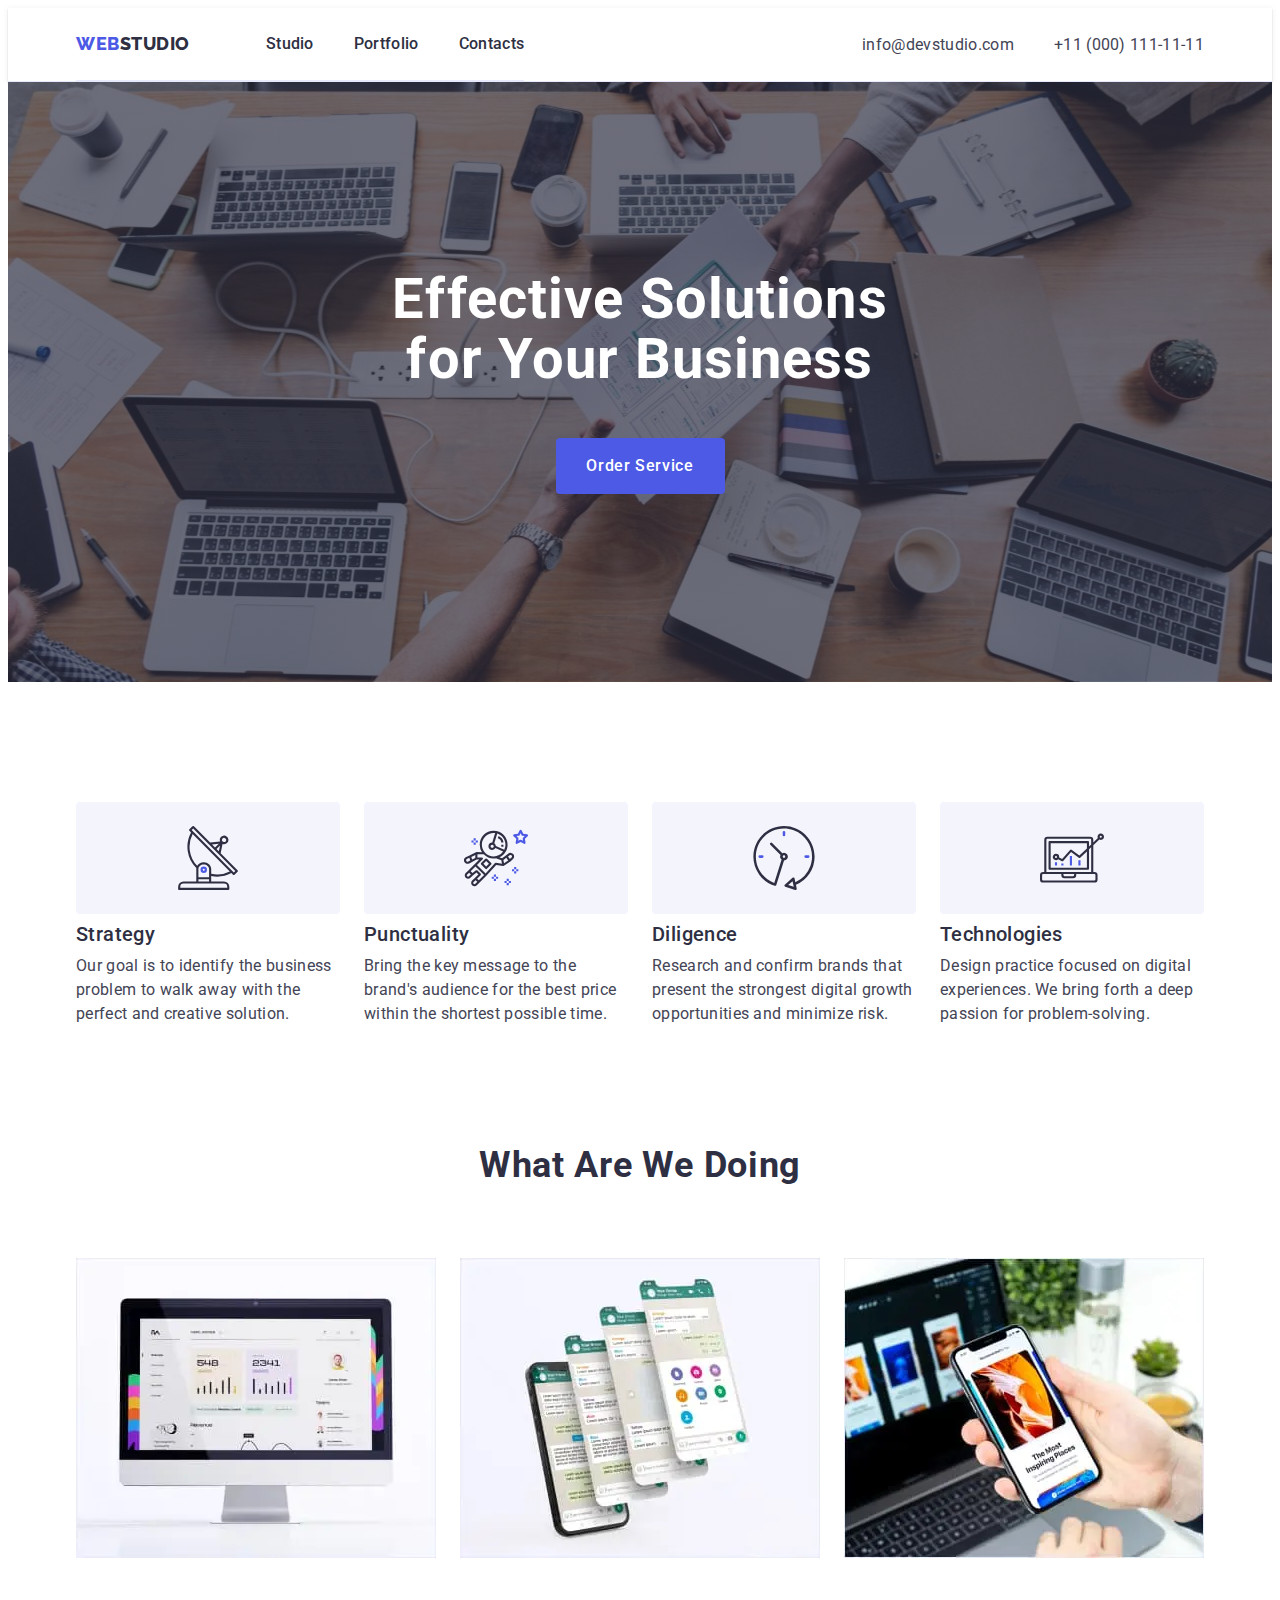
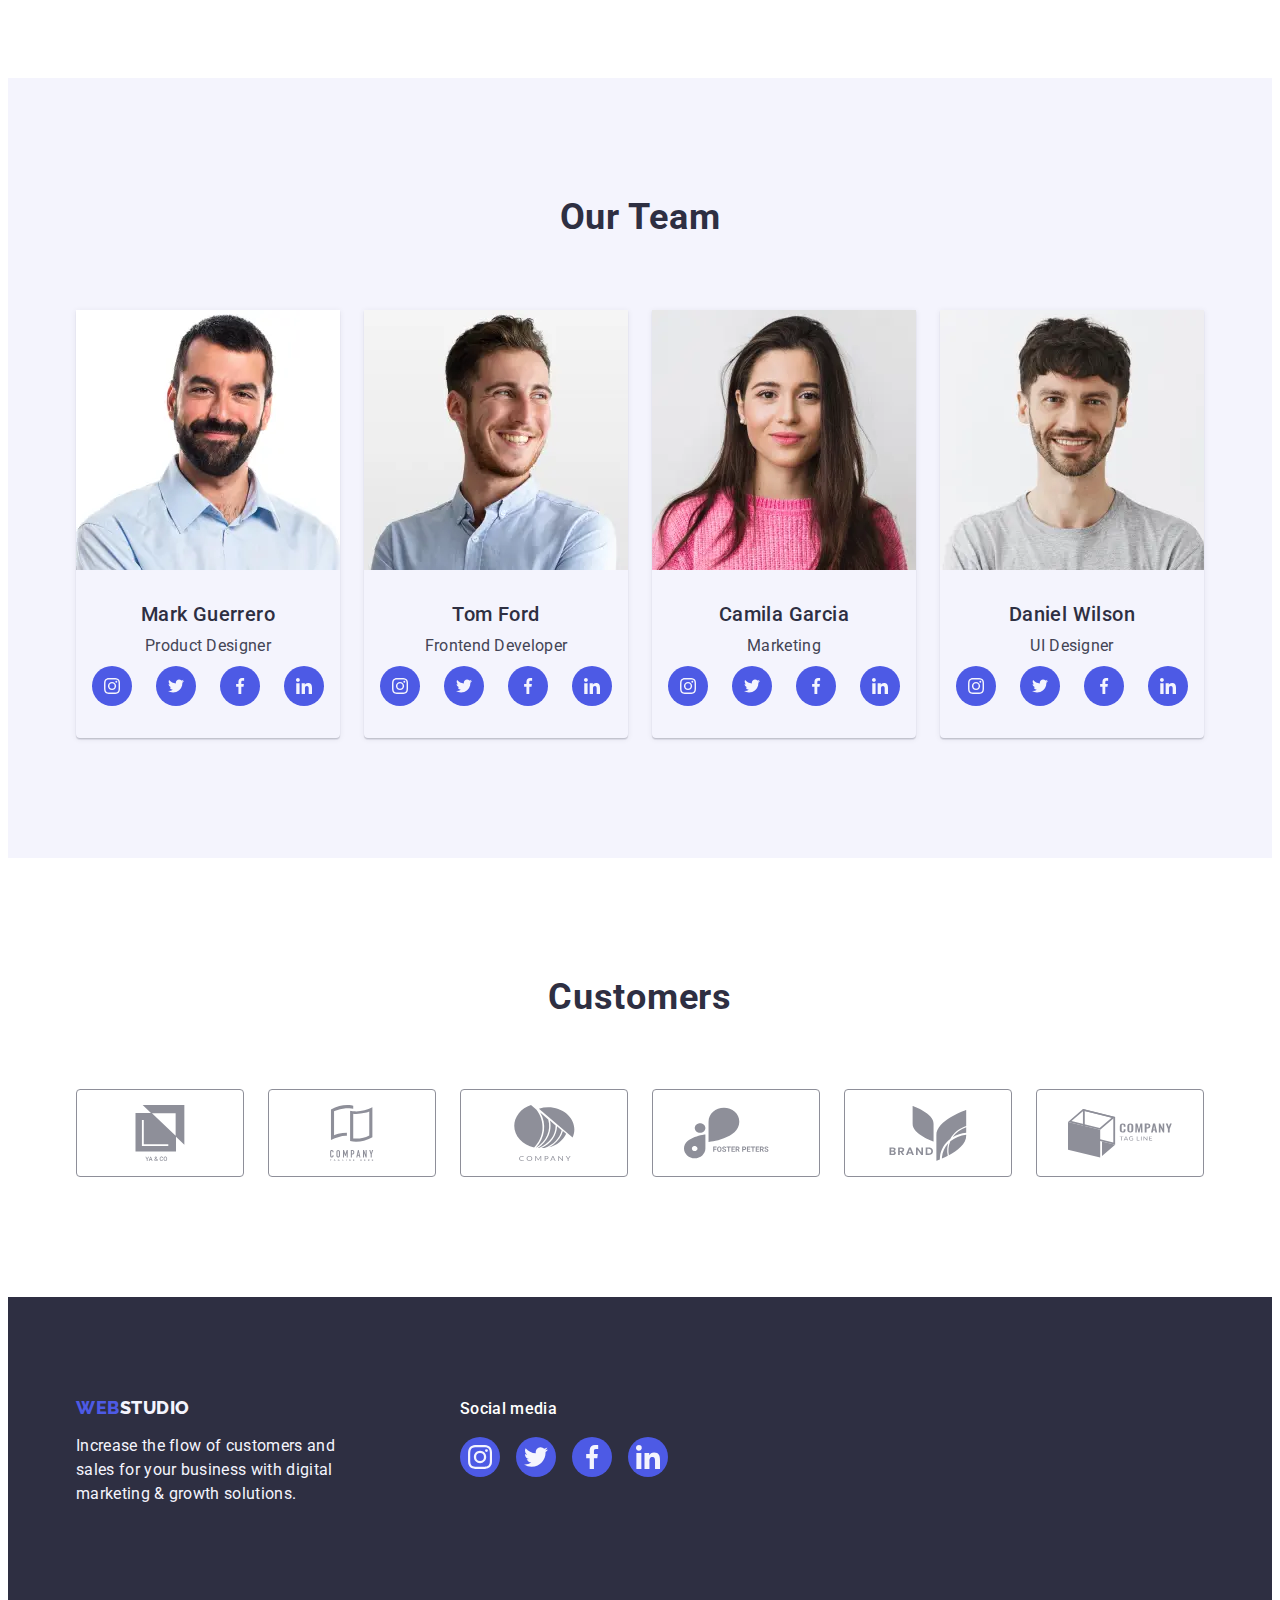
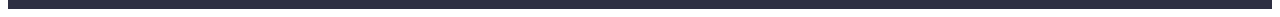
<file: index.html>
<!DOCTYPE html>
<html lang="en">

<head>
  <meta charset="UTF-8">
  <meta http-equiv="X-UA-Compatible" content="IE=edge">
  <meta name="viewport" content="width=device-width, initial-scale=1.0">
  <title>Document</title>
  <!-- Fonts styles -->
  <link rel="preconnect" href="https://fonts.googleapis.com">
  <link rel="preconnect" href="https://fonts.gstatic.com" crossorigin>
  <link href="https://fonts.googleapis.com/css2?family=Raleway:wght@800&family=Roboto:wght@400;500;700;900&display=swap"
    rel="stylesheet">
  <!-- Custom styles -->
  <link rel="stylesheet" href="https://necolas.github.io/normalize.css/8.0.1/normalize.css" />
  <link href="./css/styles.css" rel="stylesheet" type="text/css">
</head>

<body>
 <header class="header header-shandow">
    <div class="container main-nav ">
      <nav class="header main-nav">
        <a href="./index.html" class="link logostyles">Web<span class="logostylescolor ">Studio</span></a>
        <ul class="list main-nav auth-nav">
          <li class="item "><a class="link navstyles a-padding" href="./index.html">Studio</a></li>
          <li class="item "><a class="link navstyles a-padding" href="./portfolio.html">Portfolio</a></li>
          <li class="item "><a class="link navstyles a-padding" href="">Contacts</a></li>
        </ul>
      </nav>

      <address class="auth-nav ">
        <ul class="list auth-nav ">
          <li class="item "><a class="link nav-styles-contact  item  a-padding"
              href="mailto:info@devstudio.com">info@devstudio.com</a>
          </li>
          
          <li class="item "><a class="link nav-styles-contact   a-padding" href="tel:+110001111111">+11 (000)
              111-11-11</a>
          </li>
        </ul>
      </address>
    </div>
  </header>
  <main>
    <!-- section1-->
    
      <section class=" section_one sec-hero-item">
        <div class="container ">
        <h1 class="styleshone">Effective Solutions for Your Business</h1>
        <button type="button" class="stylesbutton ">Order Service</button>
         </div>
      </section>
   

    <!-- section2-->
  
      <section class="section-padding">
          <div class="container">
        <h2 class="visually-hidden" >advantages</h2>
        <ul class="list section-flex">

          <li class="sectio-gap sec-two-with div-align-antena">
           <div class="sec-two-svg">
            <svg width="64" height="64">
              <use href="./images/icons.svg#antenna-1"></use>
            </svg>
           </div>
            <h3 class="styleshthree sec-width sec-width">Strategy</h3>
            <p class="stylestext ">Our goal is to identify the business
              problem to walk away with the perfect and creative solution.</p>           
          </li>
         
          <li class="sectio-gap sec-two-with">
             <div class="sec-two-svg">
            <svg width="64" height="64">
              <use href="./images/icons.svg#astronaut-1"></use>
            </svg>
           </div>
            <h3 class="styleshthree sec-width">Punctuality</h3>
            <p class="stylestext">Bring the key message to the brand's audience for the best price within the
              shortest
              possible time.</p>
          </li>
          
          <li class="sectio-gap sec-two-with">
            <div class="sec-two-svg">
            <svg width="64" height="64">
              <use href="./images/icons.svg#clock-1"></use>
            </svg>
        
           </div>
            <h3 class="styleshthree sec-width">Diligence</h3>
            <p class="stylestext ">Research and confirm brands that present the strongest digital growth
              opportunities
              and
              minimize risk.</p>
          </li>

          <li class="sectio-gap sec-two-with">
            <div class="sec-two-svg">
            <svg width="64" height="64">
              <use href="./images/icons.svg#diagram-1"></use>
            </svg>
           </div>
            <h3 class="styleshthree sec-width">Technologies</h3>
            <p class="stylestext">Design practice focused on digital experiences. We bring forth a deep passion
              for
              problem-solving.</p>
          </li>
        </ul>
      </div>
      </section>
    

    <!-- section3-->
    
      <section class="list padsec">
        <div class="container ">
        <h2 class="styleshtwo h-bottom">What are we doing</h2>
        <ul class="list item ">
          <li class="margin-right width"><img src="./images/Rectangle71.jpg" alt="pc" width="360"></li>
          <li class="margin-right width"><img src="./images/Rectangle72.jpg" alt="application" width="360"></li>
          <li class="margin-right width"><img src="./images/Rectangle73.jpg" alt="phone" width="360"></li>
        </ul>
        </div>
      </section>
    

    <!-- section4-->
  
      <section class=" sectionthree list sec-four-zize">
    <div class="container">
        <h2 class="styleshtwo h-bottom">Our Team</h2>
        <ul class="list padding">
          <li class="sectionfour margin-right sec-item"><img src="./images/img1.jpg" alt="man1" width="264">
            <div class="name ">
              
              <h3 class="styleshthree sec-four-h">Mark Guerrero</h3>
              <p class="stylestext sec-four-h">Product Designer</p>
              <ul class="sec-four-ulsvg">
                  <li class="sec-four-lisvg "><a class="sec-four-asvg" href=""><svg class="sec-four-svg" width="16" height="16">
                        <use href="./images/icons.svg#instagram-2"></use>
                      </svg></a></li>
                  <li class="sec-four-lisvg"><a class="sec-four-asvg" href=""><svg class="sec-four-svg" width="16" height="16">
                        <use href="./images/icons.svg#twitter-1"></use>
                      </svg></a></li>
                  <li class="sec-four-lisvg">
                    <a class="sec-four-asvg" href=""><svg class="sec-four-svg" width="16" height="16">
                        <use href="./images/icons.svg#facebook-1"></use>
                      </svg></a></li>
                  <li class="sec-four-lisvg">
                    <a class="sec-four-asvg" href=""><svg class="sec-four-svg" width="16" height="16">
                        <use href="./images/icons.svg#linkedin-1"></use>
                      </svg></a></li></ul>
            </div>
          </li>

          <li class="sectionfour margin-right sec-item">
            <img src="./images/img2.jpg" alt="man2" width="264">
            <div class="name ">
              <h3 class="styleshthree sec-four-h">Tom Ford</h3>
              <p class="stylestext sec-four-h">Frontend Developer</p>
                   <ul class="sec-four-ulsvg">
                  <li class="sec-four-lisvg "><a class="sec-four-asvg" href=""><svg class="sec-four-svg" width="16" height="16">
                        <use href="./images/icons.svg#instagram-2"></use>
                      </svg></a></li>
                  <li class="sec-four-lisvg"><a class="sec-four-asvg" href=""><svg class="sec-four-svg" width="16" height="16">
                        <use href="./images/icons.svg#twitter-1"></use>
                      </svg></a></li>
                  <li class="sec-four-lisvg">
                    <a class="sec-four-asvg" href=""><svg class="sec-four-svg" width="16" height="16">
                        <use href="./images/icons.svg#facebook-1"></use>
                      </svg></a></li>
                  <li class="sec-four-lisvg">
                    <a class="sec-four-asvg" href=""><svg class="sec-four-svg" width="16" height="16">
                        <use href="./images/icons.svg#linkedin-1"></use>
                      </svg></a></li></ul>
            </div>
          </li>
          <li class="sectionfour margin-right sec-item ">
            <img src="./images/img3.jpg" alt="women1" width="264">
            <div class="name ">
              <h3 class="styleshthree sec-four-h">Camila Garcia</h3>
              <p class="stylestext sec-four-h">Marketing</p>
              <ul class="sec-four-ulsvg">
                  <li class="sec-four-lisvg "><a class="sec-four-asvg" href=""><svg class="sec-four-svg" width="16" height="16">
                        <use href="./images/icons.svg#instagram-2"></use>
                      </svg></a></li>
                  <li class="sec-four-lisvg"><a class="sec-four-asvg" href=""><svg class="sec-four-svg" width="16" height="16">
                        <use href="./images/icons.svg#twitter-1"></use>
                      </svg></a></li>
                  <li class="sec-four-lisvg">
                    <a class="sec-four-asvg" href=""><svg class="sec-four-svg" width="16" height="16">
                        <use href="./images/icons.svg#facebook-1"></use>
                      </svg></a></li>
                  <li class="sec-four-lisvg">
                    <a class="sec-four-asvg" href=""><svg class="sec-four-svg" width="16" height="16">
                        <use href="./images/icons.svg#linkedin-1"></use>
                      </svg></a></li></ul>
            </div>
          </li>
          <li class="sectionfour margin-right sec-item">
            <img src="./images/img4.jpg" alt="man3" width="264">
            <div class="name ">
              <h3 class="styleshthree sec-four-h">Daniel Wilson</h3>
              <p class="stylestext sec-four-h">UI Designer</p>
               <ul class="sec-four-ulsvg">
                  <li class="sec-four-lisvg "><a class="sec-four-asvg" href=""><svg class="sec-four-svg" width="16" height="16">
                        <use href="./images/icons.svg#instagram-2"></use>
                      </svg></a></li>
                  <li class="sec-four-lisvg"><a class="sec-four-asvg" href=""><svg class="sec-four-svg" width="16" height="16">
                        <use href="./images/icons.svg#twitter-1"></use>
                      </svg></a></li>
                  <li class="sec-four-lisvg">
                    <a class="sec-four-asvg" href=""><svg class="sec-four-svg" width="16" height="16">
                        <use href="./images/icons.svg#facebook-1"></use>
                      </svg></a></li>
                  <li class="sec-four-lisvg">
                    <a class="sec-four-asvg" href=""><svg class="sec-four-svg" width="16" height="16">
                        <use href="./images/icons.svg#linkedin-1"></use>
                      </svg></a></li></ul>
            </div>
          </li>
        </ul>
   </div>
      </section>
      <!-- section 5 -->
      <section class=" sec-five">
        <div class="container">
          <h2 class="sec-five-h h-bottom sec-four-h">Customers</h2>
          <ul class="sec-five-styles ">
            <li class="sec-five-a"><a class="sec-five-action sec-five-zize" href=""><svg class="sec-five-svg" width="104"  height="56"><use href="./images/icons.svg#group1"></use></svg></a></li>

            <li class="sec-five-a"><a class="sec-five-action sec-five-zize" href=""><svg class="sec-five-svg" width="104"  height="56"><use href="./images/icons.svg#group2"></use></svg></a></li>

            <li class="sec-five-a"><a class="sec-five-action sec-five-zize" href=""><svg class="sec-five-svg" width="104"  height="56"><use href="./images/icons.svg#group3"></use></svg></a></li>

            <li class="sec-five-a"><a class="sec-five-action sec-five-zize" href=""><svg class="sec-five-svg" width="104"  height="56"><use href="./images/icons.svg#group4"></use></svg></a></li>

            <li class="sec-five-a"><a class="sec-five-action sec-five-zize" href=""><svg class="sec-five-svg" width="104"  height="56"><use href="./images/icons.svg#group5"></use></svg></a></li>

            <li class="sec-five-a"><a class="sec-five-action sec-five-zize" href=""><svg class="sec-five-svg" width="104"  height="56"><use href="./images/icons.svg#group6"></use></svg></a></li>
          </ul>
 
        </div>
      </section>
 
  </main>

  
    <footer class="secstylesdown footerzize">
      <div class="container displayflex footer-container-svg">
        <div class="sec-five-margin">
      <a href="./index.html" class="logostyles link logo-footer">Web<span class="logostylescolortwo">Studio</span></a>
      <p class="footertext p-footer">Increase the flow of customers and sales for your business with digital marketing &
        growth
        solutions.</p>
        </div>
       
        <div class="footer-align ">
          <p class="footer-p-svg displayflex">Social media</p>
                  <ul class="sec-footer-ulsvg">
                  <li class="sec-four-lisvg"><a class="sec-footer-asvg" href=""><svg class="sec-footer-svg" width="24" height="24">
                        <use href="./images/icons.svg#instagram-2"></use>
                      </svg></a></li>
                  <li class="sec-four-lisvg"><a class="sec-footer-asvg" href=""><svg class="sec-footer-svg" width="24" height="24">
                        <use href="./images/icons.svg#twitter-1"></use>
                      </svg></a></li>
                  <li class="sec-four-lisvg">
                    <a class="sec-footer-asvg" href=""><svg class="sec-footer-svg" width="24" height="24">
                        <use href="./images/icons.svg#facebook-1"></use>
                      </svg></a></li>
                  <li class="sec-four-lisvg">
                    <a class="sec-footer-asvg" href=""><svg class="sec-footer-svg" width="24" height="24">
                        <use href="./images/icons.svg#linkedin-1"></use>
                      </svg></a></li>
                    </ul>
      
         </div>
         </div>
    </footer>
  

</body>

</html>
</file>
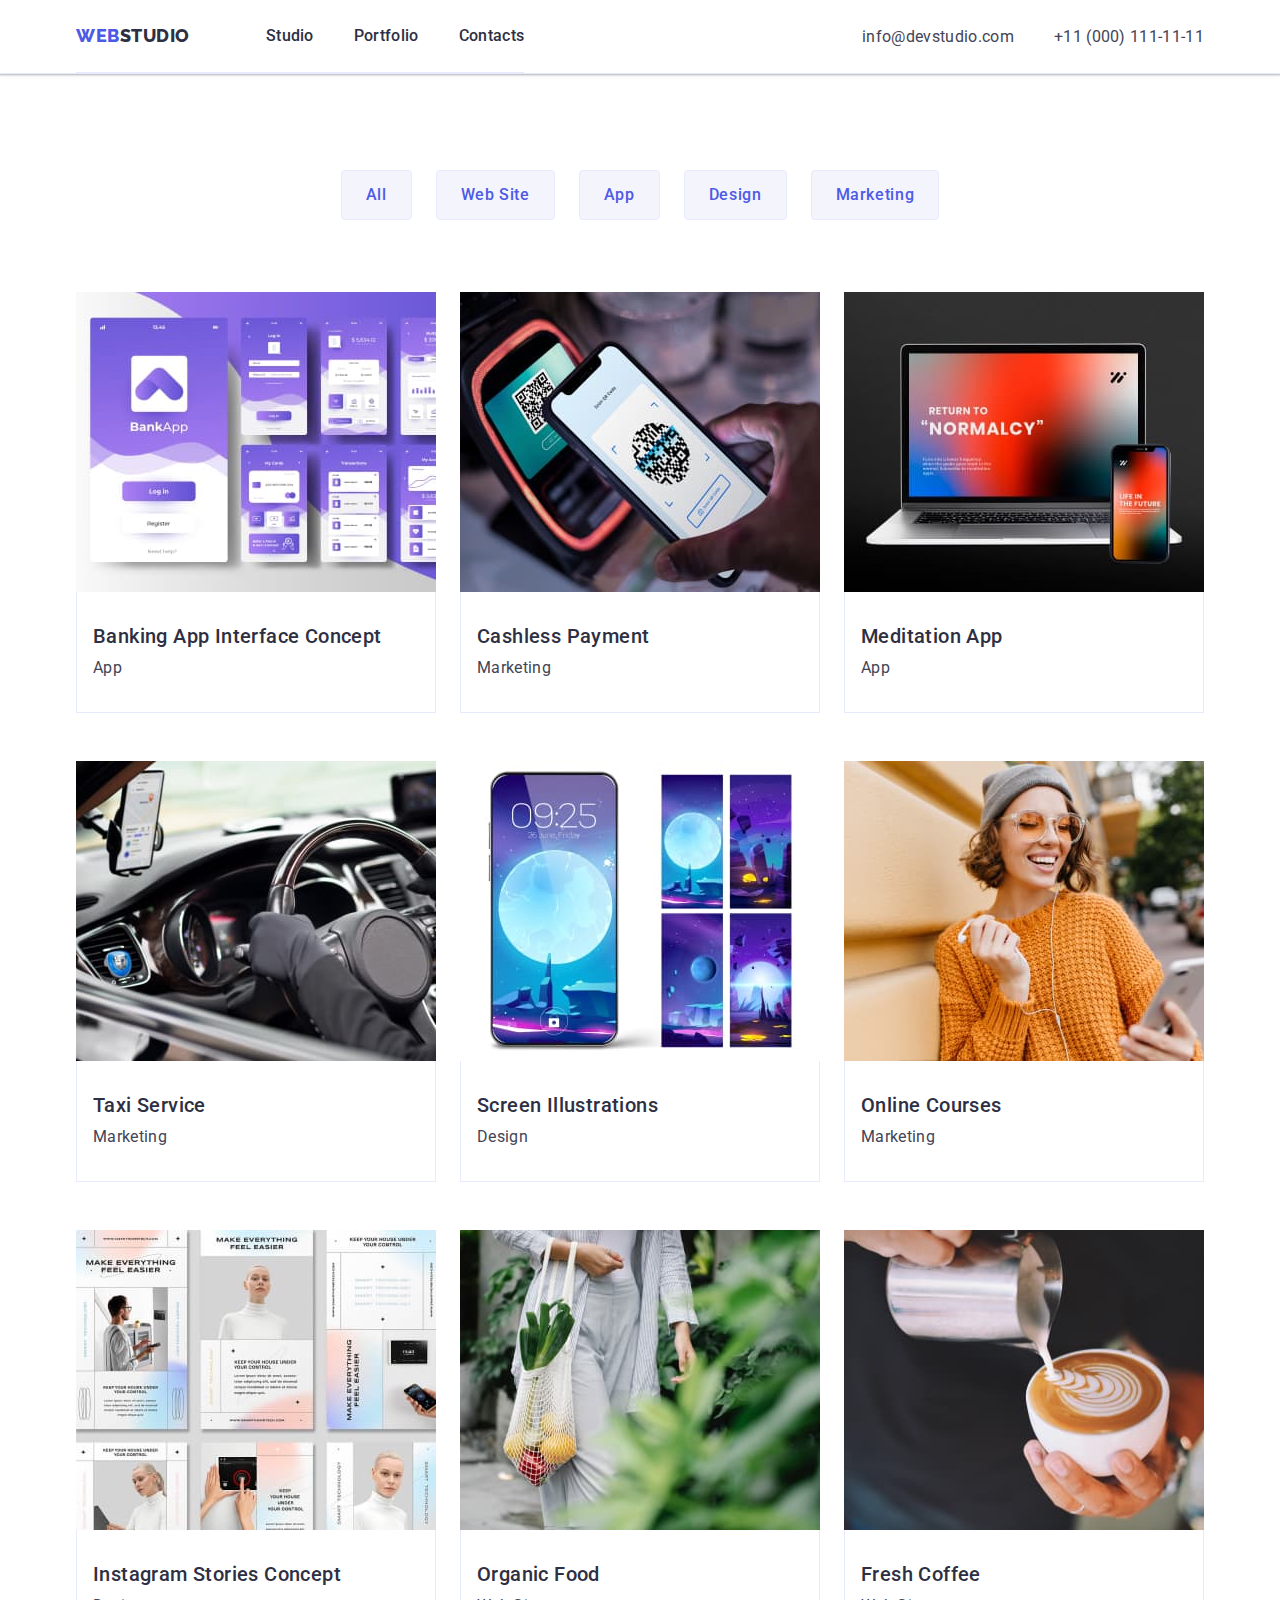
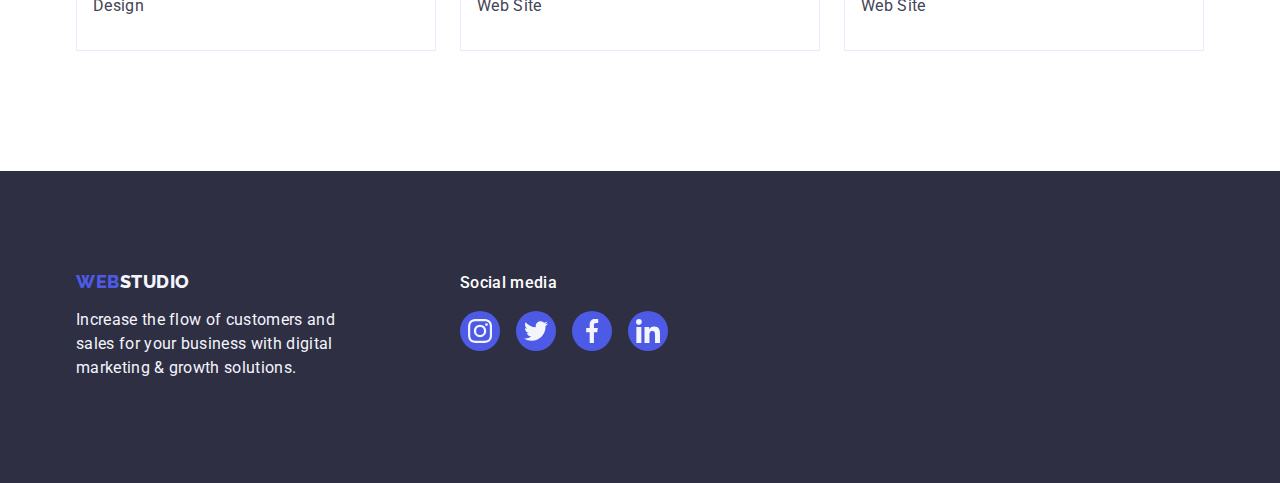
<file: portfolio.html>
<!DOCTYPE html>

<html lang="en">

<head>
  <meta charset="UTF-8">
  <meta http-equiv="X-UA-Compatible" content="IE=edge">
  <meta name="viewport" content="width=device-width, initial-scale=1.0">
  <title>Document</title>
  <!-- Fonts styles -->
  <link rel="preconnect" href="https://fonts.googleapis.com">
  <link rel="preconnect" href="https://fonts.gstatic.com" crossorigin>
  <link href="https://fonts.googleapis.com/css2?family=Raleway:wght@800&family=Roboto:wght@400;500;700;900&display=swap"
    rel="stylesheet">
  <!-- Custom styles -->
  <link rel="stylesheet" href="https://cdn.jsdelivr.net/npm/modern-normalize@1.1.0/modern-normalize.min.css" />
  <link href="./css/styles.css" rel="stylesheet" type="text/css">
</head>

<body>
 <header class="header header-shandow">
    <div class="container main-nav ">
      <nav class="header main-nav ">
        <a href="./index.html" class="link logostyles ">Web<span class="logostylescolor ">Studio</span></a>
        <ul class="list main-nav auth-nav ">
          <li class="item "><a class="link navstyles a-padding " href="./index.html">Studio</a></li>
          <li class="item "><a class="link navstyles a-padding" href="./portfolio.html">Portfolio</a></li>
          <li class="item "><a class="link navstyles a-padding " href="">Contacts</a></li>
        </ul>
      </nav>

      <address class="auth-nav ">
        <ul class="list auth-nav ">
          <li class="item "><a class="link nav-styles-contact  item  a-padding"
              href="mailto:info@devstudio.com">info@devstudio.com</a>
          </li>
          
          <li class="item "><a class="link nav-styles-contact   a-padding" href="tel:+110001111111">+11 (000)
              111-11-11</a>
          </li>
        </ul>
      </address>
    </div>
  </header>


  <main>

    <section class="portfolio-section">
      <div class="container">
        <h1 class="visually-hidden">sportfolio</h1>
        <ul class="list portfolio-button">

          <li><button type="button" class="buttonportfolio buttonportfoliohover "> All</button></li>

          <li><button type="button" class="buttonportfolio buttonportfoliohover ">Web Site</button>
          </li>
          <li><button type="button" class="buttonportfolio buttonportfoliohover ">App</button></li>
          <li><button type="button" class="buttonportfolio buttonportfoliohover ">Design</button>
          </li>
          <li><button type="button" class="buttonportfolio buttonportfoliohover ">Marketing</button>
          </li>
        </ul>




        <ul class="list portfolio-flex">
          <li class="classfree">
            <a class="link portfolio-card-shandow" href=""><img src="./images-second/1.jpg" alt="Banking App" width="360">
              <div class="portfolio-li">
                <h2 class="styleshthree portfolio-h">Banking App Interface Concept</h2>
                <p class="stylestext">App</p>
              </div>
            </a>

          </li>
          <li class="classfree"> 
            <a class="link portfolio-card-shandow" href=""><img src="./images-second/2.jpg" alt="Cashless Payment" width="360">
              <div class="portfolio-li">
                <h2 class="styleshthree portfolio-h">Cashless Payment</h2>
                <p class="stylestext">Marketing</p>
              </div>
            </a>

          </li>
          <li class="classfree">
            <a class="link portfolio-card-shandow" href=""><img src="./images-second/3.jpg" alt="Meditation App" width="360">
              <div class="portfolio-li">
                <h2 class="styleshthree portfolio-h">Meditation App</h2>
                <p class="stylestext">App</p>
              </div>
            </a>
          </li>
          <li class="classfree">
            <a class="link portfolio-card-shandow" href=""><img src="./images-second/4.jpg" alt="Taxi Service" width="360">
              <div class="portfolio-li">
                <h2 class="styleshthree portfolio-h">Taxi Service</h2>
                <p class="stylestext">Marketing</p>
              </div>
            </a>
          </li>
          <li class="classfree">
            <a class="link portfolio-card-shandow" href=""><img src="./images-second/5.jpg" alt="Screen Illustrations" width="360">
              <div class="portfolio-li">
                <h2 class="styleshthree portfolio-h">Screen Illustrations</h2>
                <p class="stylestext">Design</p>
              </div>
            </a>
          </li>
          <li class="classfree">
            <a class="link portfolio-card-shandow" href=""><img src="./images-second/6.jpg" alt="Online Courses" width="360">
              <div class="portfolio-li">
                <h2 class="styleshthree portfolio-h">Online Courses</h2>
                <p class="stylestext">Marketing</p>
              </div>
            </a>
          </li>
          <li class="classfree">
            <a class="link portfolio-card-shandow" href=""><img src="./images-second/7.jpg" alt="Instagram Stories Concept" width="360">
              <div class="portfolio-li">
                <h2 class="styleshthree portfolio-h">Instagram Stories Concept</h2>
                <p class="stylestext">Design</p>
              </div>
            </a>
          </li>
          <li class="classfree">
            <a class="link portfolio-card-shandow" href=""><img src="./images-second/8.jpg" alt="Organic Food" width="360">
              <div class="portfolio-li">
                <h2 class="styleshthree portfolio-h">Organic Food</h2>
                <p class="stylestext">Web Site</p>
              </div>
            </a>
          </li>
          <li class="classfree">
            <a class="link portfolio-card-shandow" href=""><img src="./images-second/9.jpg" alt="Fresh Coffee" width="360">
              <div class="portfolio-li">
                <h2 class="styleshthree portfolio-h">Fresh Coffee</h2>
                <p class="stylestext">Web Site</p>
              </div>
            </a>
          </li>
        </ul>
      </div>
    </section>
   
  </main>
 
  <footer class="secstylesdown footerzize">
      <div class="container displayflex footer-container-svg">
        <div class="sec-five-margin">
      <a href="./index.html" class="logostyles link logo-footer">Web<span class="logostylescolortwo">Studio</span></a>
      <p class="footertext p-footer">Increase the flow of customers and sales for your business with digital marketing &
        growth
        solutions.</p>
        </div>
       
        <div class="footer-align ">
          <p class="footer-p-svg displayflex">Social media</p>
                  <ul class="sec-footer-ulsvg">
                  <li class="sec-four-lisvg"><a class="sec-footer-asvg" href=""><svg class="sec-footer-svg" width="24" height="24">
                        <use href="./images/icons.svg#instagram-2"></use>
                      </svg></a></li>
                  <li class="sec-four-lisvg"><a class="sec-footer-asvg" href=""><svg class="sec-footer-svg" width="24" height="24">
                        <use href="./images/icons.svg#twitter-1"></use>
                      </svg></a></li>
                  <li class="sec-four-lisvg">
                    <a class="sec-footer-asvg" href=""><svg class="sec-footer-svg" width="24" height="24">
                        <use href="./images/icons.svg#facebook-1"></use>
                      </svg></a></li>
                  <li class="sec-four-lisvg">
                    <a class="sec-footer-asvg" href=""><svg class="sec-footer-svg" width="24" height="24">
                        <use href="./images/icons.svg#linkedin-1"></use>
                      </svg></a></li>
                    </ul>
      
         </div>
         </div>
    </footer>
 




</body>

</html>
</file>
<file: css/styles.css>
html {
  box-sizing: border-box;
}
*,
*::before,
*::after {
  box-sizing: inherit;
}

body {
  font-family: "Raleway", sans-serif;
  font-family: "Roboto", sans-serif;

  background-color: #ffffff;
  color: #434455;
}
:root {
  --color-iris: #4d5ae5;
  --color-navy-blue: #2e2f42;
  --color-green: #31d0aa;
  --color-slate: #434455;
  --color-light-slate: #8e8f99;
  --color-cornflower: #e7e9fc;
  --color-cloud: #f4f4fd;
  --header-hover-color: #404bbf;
}
/* non-style */
h1,
h2,
h3,
h4,
h5,
h6,
p,
ul {
  padding: 0;
  margin: 0;
}
img {
  display: block;
  max-width: 100%;
  height: auto;
}
.list {
  padding: 0;
  margin: 0;
  list-style: none;
}
/* container */
.container {
  width: 1158px;
  padding: 0 15px 0 15px;

  margin-left: auto;
  margin-right: auto;
}

/* header */
.header-shandow {
  box-shadow: 0px 2px 1px rgba(46, 47, 66, 0.08),
    0px 1px 1px rgba(46, 47, 66, 0.16), 0px 1px 6px rgba(46, 47, 66, 0.08);
}
.header {
  /* height: 72px; */
  display: flex;
  align-items: center;
  border-bottom: 1px solid #e7e9fc;
}
.a-padding {
  padding: 24px 0;
}

/* Logo */
.link {
  text-decoration: none;
}
.logostyles {
  margin-right: 76px;
  font-family: "Raleway", sans-serif;
  font-style: normal;
  font-weight: 800;
  font-size: 18px;
  line-height: 1.17;
  display: flex;
  align-items: center;
  letter-spacing: 0.03em;
  text-transform: uppercase;
  color: #4d5ae5;
}
.logostylescolor {
  color: #2e2f42;
}
.logostylescolortwo {
  color: #f4f4fd;
}
/* section styles */
/* sectio 1 */
.section_one {
  padding: 188px 0 188px;
  background-color: #2e2f42;
}

.sec-hero-item {
  max-width: 1440px;
  background-repeat: no-repeat;
  background-position: center;
  background-size: cover;
  margin-left: auto;
  margin-right: auto;
  background-image: linear-gradient(
      rgba(46, 47, 66, 0.7),
      rgba(46, 47, 66, 0.7)
    ),
    url(../images/people-office.jpg);
}
/* section 2 */
.section-flex {
  display: flex;
}
.section-padding {
  padding: 120px 0 120px;
}
.sectio-gap:not(:last-child) {
  margin-right: 24px;
}
.sec-width {
  margin-bottom: 8px;
}
.div-align {
  align-items: center;
  justify-content: center;
  background-color: #f4f4fd;
  border-radius: 4px;

  display: block;
  display: flex;
  height: 112px;
  background-repeat: no-repeat;
  background-size: contain;
  background-position: center;
}
.sec-two-with {
  width: calc((100% - 72px) / 4);
}
.sec-two-svg {
  display: flex;
  align-items: center;
  justify-content: center;
  height: 112px;
  background-color: #f4f4fd;
  border-radius: 4px;
  margin-bottom: 8px;
}
/* section 3 */
.sectionthree .item .width {
  background-color: #f4f4fd;
}
.margin-right:not(:last-child) {
  margin-right: 24px;
}
.padsec {
  padding-bottom: 120px;
}
.item {
  display: flex;
}
.width {
  width: calc((100% - 48px) / 3);
}

/* section 4 */
.sectionfour {
  box-shadow: 0px 1px 6px rgba(46, 47, 66, 0.08),
    0px 1px 1px rgba(46, 47, 66, 0.16), 0px 2px 1px rgba(46, 47, 66, 0.08);
  border-radius: 0px 0px 4px 4px;
  width: 100%;
  height: 100%;
}
/* svg */

.sec-four-ulsvg {
  display: flex;
  justify-content: center;
  gap: 24px;
  list-style-type: none;
}
.sec-four-svg {
  fill: #f4f4fd;
}

.sec-four-lisvg {
  width: 40px;
  height: 40px;
}
.sec-four-asvg {
  width: 100%;
  height: 100%;
  background-color: #4d5ae5;
  border-radius: 50%;
  display: flex;
  align-items: center;
  justify-content: center;
}
.sec-four-asvg:hover {
  background-color: #404bbf;
}
.sec-four-asvg:focus {
  background-color: #404bbf;
}
/*  */

.sec-four-zize {
  padding: 120px 0 120px;
  background-color: #f4f4fd;
}
.sectionfour .padding {
  background-color: #ffffff;
}
.sec-item {
  width: calc((100% - 72px) / 4);
  border-radius: 0px 0px 4px 4px;
}
.padding {
  display: flex;
}
.name {
  padding: 32px 0 32px;
  text-align: center;
}

.sec-four-h {
  margin-bottom: 8px;
}

/* section 5 */
.sec-five-styles {
  display: flex;
  gap: 24px;
  list-style-type: none;
  height: 88px;
}
.sec-five {
  padding: 120px 0 120px 0;
}
.sec-five-margin {
  margin-right: 120px;
}
.displayflex {
  display: flex;
}
/* svg */
.sec-five-svg {
  fill: currentColor;
}
.sec-five-zize {
  width: 100%;
  height: 100%;
  border: 1px solid #8e8f99;
  border-radius: 4px;
  display: flex;
  align-items: center;
  justify-content: center;
  color: #8e8f99;
}
.sec-five-a {
  border-radius: 4px;
  display: flex;
  align-items: center;
  justify-content: center;
  color: #8e8f99;
  width: calc((100% - 120px) / 6);
}

.sec-five-action:hover {
  color: #404bbf;
  border-color: #404bbf;

  fill: currentColor;
}
.sec-five-action:focus {
  color: #404bbf;
  border-color: #404bbf;
  fill: currentColor;
}

.sec-five-h {
  font-family: "Roboto", sans-serif;
  font-weight: 700;
  font-size: 36px;
  line-height: 1.1;
  text-align: center;

  letter-spacing: 0.02em;
  text-transform: capitalize;
  color: #2e2f42;
}

/* Nav */

.navstyles {
  font-style: normal;
  font-weight: 500;
  font-size: 16px;
  line-height: 1.5;
  color: #2e2f42;
  letter-spacing: 0.02em;
}
.navstyles:hover {
  color: #404bbf;
}
.navstyles:focus {
  color: #404bbf;
}
.nav-styles-contact {
  font-family: "Roboto", sans-serif;
  color: #434455;
  font-style: normal;
  font-weight: 400;
  font-size: 16px;
  line-height: 1.5;
  letter-spacing: 0.02em;
}
.nav-styles-contact .item + .item {
  margin-left: 40px;
}
.main-nav {
  display: flex;
  align-items: center;
}
.auth-nav {
  display: flex;
  align-items: center;
  margin-left: auto;
}
.auth-nav .item:not(:last-child) {
  margin-right: 40px;
}

.nav-styles-contact:hover {
  color: #404bbf;
}
.nav-styles-contact:focus {
  color: #404bbf;
}

.nav-margin {
  display: block;
  padding-top: 24px;
  padding-bottom: 24px;
}

/* H */
.styleshone {
  font-family: "Roboto", sans-serif;
  text-align: center;
  font-weight: 700;
  font-size: 56px;
  max-width: 496px;
  margin: 0 auto;
  margin-bottom: 48px;
  letter-spacing: 0.02em;
  line-height: 1.07;
  color: #fff;
}

.styleshtwo {
  font-family: "Roboto", sans-serif;
  font-weight: 700;
  font-size: 36px;
  line-height: 1.11;
  text-align: center;

  letter-spacing: 0.02em;
  text-transform: capitalize;
  color: #2e2f42;
}
.styleshthree {
  font-family: "Roboto", sans-serif;
  font-weight: 500;
  font-size: 20px;
  line-height: 1.2;
  letter-spacing: 0.02em;
  color: #2e2f42;
}
.h-bottom {
  margin-bottom: 72px;
}
/* button */

.stylesbutton {
  font-family: "Roboto", sans-serif;
  margin: 0 auto;
  font-weight: 500;
  height: 56px;
  line-height: 1.5;
  cursor: pointer;
  font-size: 16px;
  letter-spacing: 0.04em;
  color: #ffffff;
  background-color: #4d5ae5;
  display: block;
  min-width: 169px;
  border: none;
  border-radius: 4px;
}
.stylesbutton:hover {
  background-color: #404bbf;
}
.stylesbutton:focus {
  background-color: #404bbf;
}

.buttonportfolio {
  padding: 12px 24px;
  border: 1px solid #e7e9fc;
  font-family: "Roboto", sans-serif;
  cursor: pointer;
  font-weight: 500;
  font-size: 16px;
  line-height: 1.5;
  letter-spacing: 0.04em;
  color: #4d5ae5;
  background-color: #f4f4fd;
  border-radius: 4px;
}
.buttonportfoliohover:hover {
  box-shadow: 0px 3px 1px rgba(0, 0, 0, 0.1), 0px 2px 1px rgba(0, 0, 0, 0.08),
    0px 2px 2px rgba(0, 0, 0, 0.12);
  border: 1px solid transparent;
  color: #ffffff;
  background-color: #404bbf;
}
.buttonportfoliohover:focus {
  box-shadow: 0px 3px 1px rgba(0, 0, 0, 0.1), 0px 2px 1px rgba(0, 0, 0, 0.08),
    0px 2px 2px rgba(0, 0, 0, 0.12);
  border: 1px solid transparent;
  color: #ffffff;
  background-color: #404bbf;
}
/* text */

.stylestext {
  font-family: "Roboto", sans-serif;
  font-weight: 400;
  font-size: 16px;
  line-height: 1.5;
  letter-spacing: 0.02em;
  color: #434455;
}

.footertext {
  font-family: "Roboto", sans-serif;
  font-weight: 400;
  font-size: 16px;
  line-height: 1.5;
  letter-spacing: 0.02em;
  color: var(--color-cloud);
  text-align: left;
}
/* footer */

.footerzize {
  padding: 100px 0;
}
.logo-footer {
  display: inline-block;
  margin-bottom: 16px;
}
.p-footer {
  max-width: 264px;
}
.footer-align {
  align-items: baseline;
}
.secstylesdown {
  height: 312px;
  background-color: #2e2f42;
  text-align: left;
}

/* footer svg */
.sec-footer-asvg {
  width: 100%;
  height: 100%;
  background-color: #4d5ae5;
  border-radius: 50%;
  display: flex;
  align-items: center;
  justify-content: center;
}
.sec-footer-asvg:hover {
  background-color: #31d0aa;
}
.sec-footer-asvg:focus {
  background-color: #31d0aa;
}

.sec-footer-ulsvg {
  display: flex;
  justify-content: center;
  gap: 16px;
  list-style-type: none;
}
.sec-footer-svg {
  fill: #f4f4fd;
}
.footer-container-svg {
  align-items: baseline;
}
.footer-p-svg {
  font-weight: 500;
  font-size: 16px;
  line-height: 1.5;
  letter-spacing: 0.02em;
  color: #ffffff;
  margin-bottom: 16px;
}

/* portfolio-section */
.portfolio-section {
  padding: 96px 0 120px;
}
.portfolio-card-shandow:hover {
  box-shadow: 0px 1px 6px rgba(46, 47, 66, 0.08),
    0px 1px 1px rgba(46, 47, 66, 0.16), 0px 2px 1px rgba(46, 47, 66, 0.08);
}
.portfolio-card-shandow:focus {
  box-shadow: 0px 1px 6px rgba(46, 47, 66, 0.08),
    0px 1px 1px rgba(46, 47, 66, 0.16), 0px 2px 1px rgba(46, 47, 66, 0.08);
}
.portfolio-button {
  display: flex;
  justify-content: center;
  gap: 24px;
  margin-bottom: 72px;
}
.portfolio-flex {
  display: flex;
  flex-wrap: wrap;
  column-gap: 24px;
  row-gap: 48px;
}
.portfolio-h {
  margin-bottom: 8px;
}
.portfolio-li {
  padding: 32px 16px;
  border: 1px solid #e7e9fc;
  border-top: none;
}
.portfolio-folse {
  width: calc((100% - 48px) / 3);
}
.classfree {
  display: flex;
}
/* visually-hidden */
.visually-hidden {
  position: absolute;
  width: 1px;
  height: 1px;
  margin: -1px;
  border: 0;
  padding: 0;

  white-space: nowrap;
  clip-path: inset(100%);
  clip: rect(0 0 0 0);
  overflow: hidden;
}
/*  */
</file>
